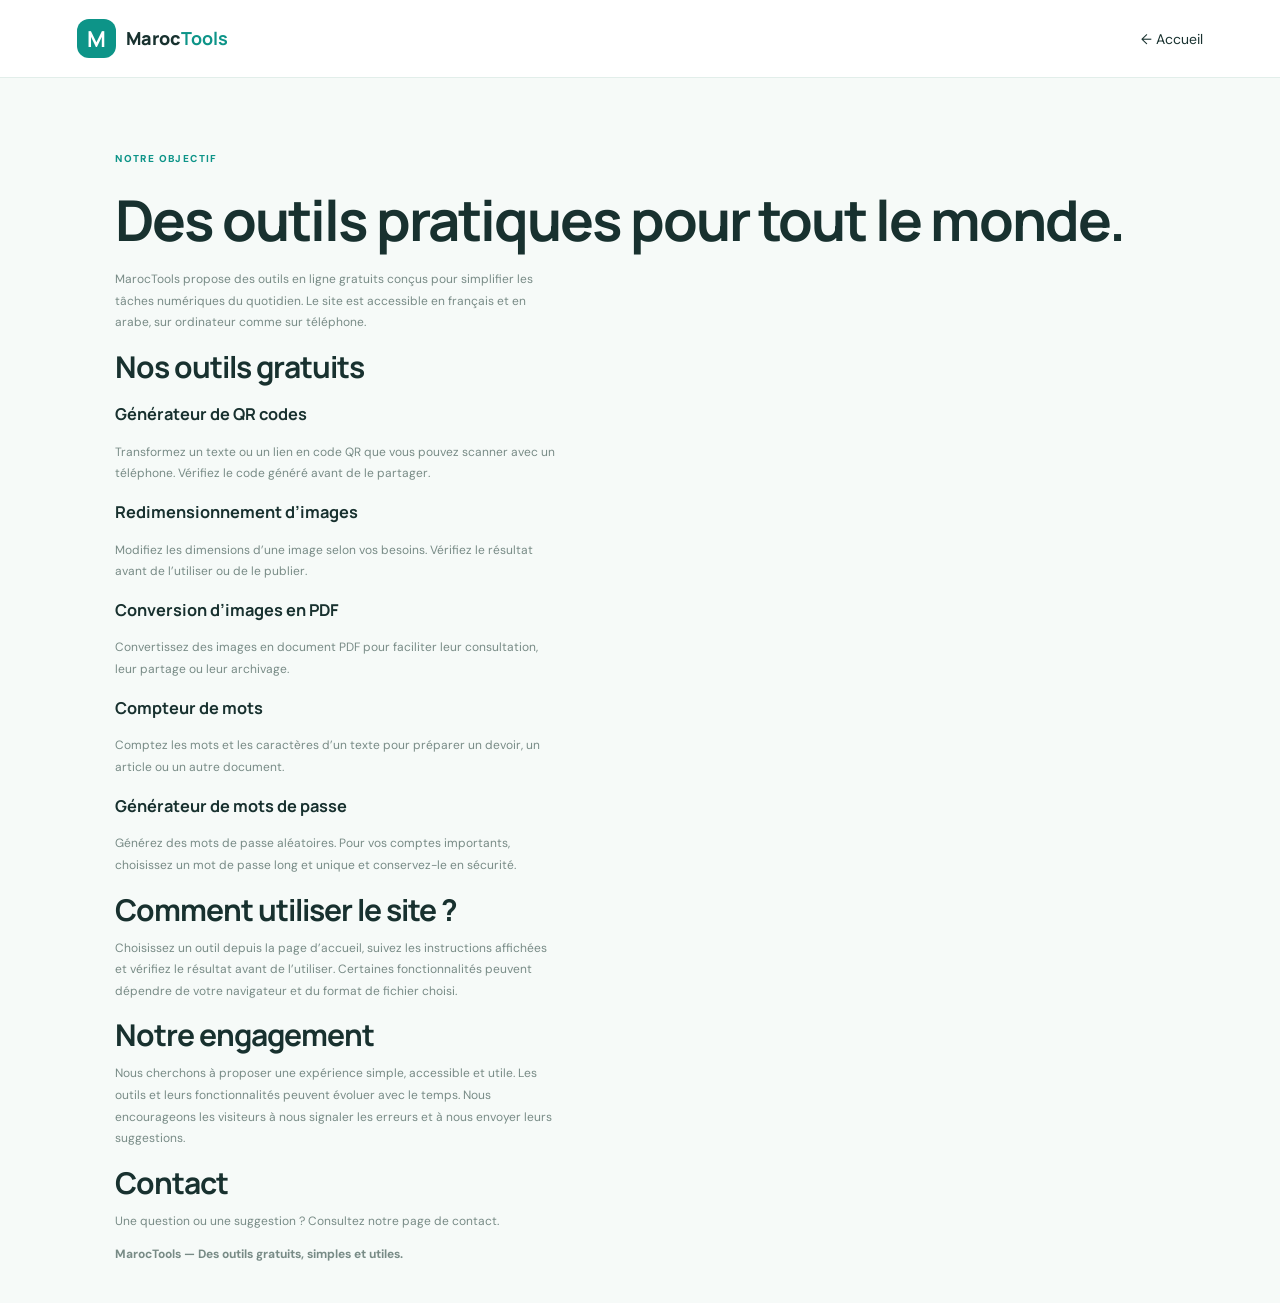
<file: about.html>
<!doctype html>
<html lang="fr">
<head>
  <meta charset="utf-8">
  <meta name="viewport" content="width=device-width, initial-scale=1">
  <meta name="description" content="Découvrez MarocTools, des outils en ligne gratuits pour créer des QR codes, redimensionner des images, convertir des images en PDF et plus encore.">
  <title>À propos — MarocTools</title>
  <link rel="stylesheet" href="style.css">
  
<script async src="https://pagead2.googlesyndication.com/pagead/js/adsbygoogle.js?client=ca-pub-7534461938769820"
     crossorigin="anonymous"></script>

</head>
<body>
  <header>
    <a class="brand" href="index.html">
      <b>M</b>
      <span>Maroc<strong>Tools</strong></span>
    </a>
    <a href="index.html">← Accueil</a>
  </header>

  <main class="section">
    <label>NOTRE OBJECTIF</label>
    <h1>Des outils pratiques pour tout le monde.</h1>

    <p>
      MarocTools propose des outils en ligne gratuits conçus pour simplifier
      les tâches numériques du quotidien. Le site est accessible en français
      et en arabe, sur ordinateur comme sur téléphone.
    </p>

    <h2>Nos outils gratuits</h2>

    <h3>Générateur de QR codes</h3>
    <p>
      Transformez un texte ou un lien en code QR que vous pouvez scanner
      avec un téléphone. Vérifiez le code généré avant de le partager.
    </p>

    <h3>Redimensionnement d’images</h3>
    <p>
      Modifiez les dimensions d’une image selon vos besoins. Vérifiez
      le résultat avant de l’utiliser ou de le publier.
    </p>

    <h3>Conversion d’images en PDF</h3>
    <p>
      Convertissez des images en document PDF pour faciliter leur
      consultation, leur partage ou leur archivage.
    </p>

    <h3>Compteur de mots</h3>
    <p>
      Comptez les mots et les caractères d’un texte pour préparer
      un devoir, un article ou un autre document.
    </p>

    <h3>Générateur de mots de passe</h3>
    <p>
      Générez des mots de passe aléatoires. Pour vos comptes importants,
      choisissez un mot de passe long et unique et conservez-le en sécurité.
    </p>

    <h2>Comment utiliser le site ?</h2>
    <p>
      Choisissez un outil depuis la page d’accueil, suivez les instructions
      affichées et vérifiez le résultat avant de l’utiliser. Certaines
      fonctionnalités peuvent dépendre de votre navigateur et du format
      de fichier choisi.
    </p>

    <h2>Notre engagement</h2>
    <p>
      Nous cherchons à proposer une expérience simple, accessible et utile.
      Les outils et leurs fonctionnalités peuvent évoluer avec le temps.
      Nous encourageons les visiteurs à nous signaler les erreurs et à
      nous envoyer leurs suggestions.
    </p>

    <h2>Contact</h2>
    <p>
      Une question ou une suggestion ? Consultez notre
      <a href="contact.html">page de contact</a>.
    </p>

    <p><strong>MarocTools — Des outils gratuits, simples et utiles.</strong></p>
  </main>
</body>
</html>
</file>
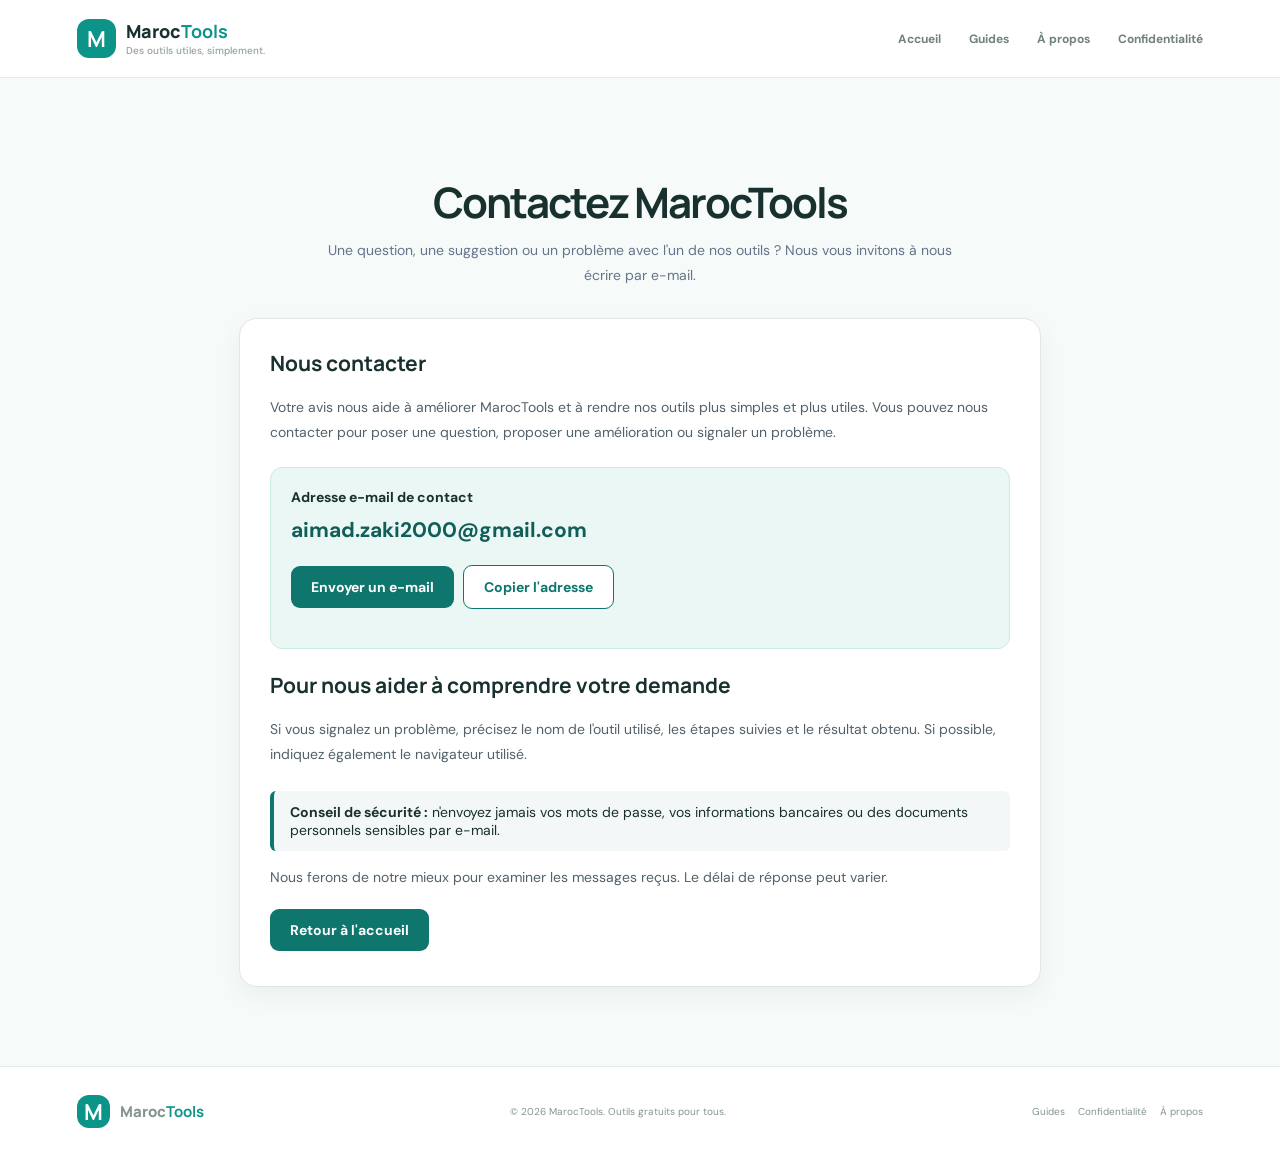
<file: contact.html>
<!doctype html>
<html lang="fr" dir="ltr">
<head>
  <meta charset="utf-8">
  <meta name="viewport" content="width=device-width, initial-scale=1">
  <meta name="description" content="Contactez MarocTools pour vos questions, suggestions et signalements de problèmes concernant nos outils gratuits.">
  <meta name="theme-color" content="#0f766e">
  <title>Contact | MarocTools</title>
  <link rel="stylesheet" href="style.css">
  <style>
    .contact-wrap {
      max-width: 850px;
      margin: 55px auto;
      padding: 24px;
    }

    .contact-hero {
      text-align: center;
      margin-bottom: 30px;
    }

    .contact-hero h1 {
      font-size: clamp(30px, 5vw, 42px);
      margin-bottom: 12px;
    }

    .contact-hero p {
      max-width: 650px;
      margin: auto;
      line-height: 1.8;
      color: #64748b;
    }

    .contact-card {
      background: #fff;
      padding: 30px;
      border: 1px solid #dfe7e9;
      border-radius: 18px;
      box-shadow: 0 8px 25px rgba(15, 23, 42, .05);
    }

    .contact-card h2 {
      margin-top: 0;
    }

    .contact-card p {
      line-height: 1.8;
      color: #52616b;
    }

    .email-box {
      background: #eaf7f5;
      border: 1px solid #ccebe5;
      border-radius: 12px;
      padding: 20px;
      margin: 22px 0;
      overflow-wrap: anywhere;
    }

    .email-address {
      display: block;
      font-size: clamp(17px, 3vw, 21px);
      font-weight: 700;
      margin: 10px 0 16px;
      color: #115e59;
    }

    .contact-button {
      display: inline-block;
      padding: 12px 20px;
      background: #0f766e;
      color: #fff;
      border-radius: 9px;
      text-decoration: none;
      font-weight: 700;
      margin: 5px 5px 5px 0;
    }

    .contact-button:hover {
      background: #115e59;
    }

    .secondary-button {
      background: #fff;
      color: #0f766e;
      border: 1px solid #0f766e;
    }

    .contact-note {
      border-left: 4px solid #0f766e;
      padding: 12px 16px;
      background: #f4f7f8;
      border-radius: 6px;
      margin-top: 24px;
    }

    @media (max-width: 600px) {
      .contact-wrap {
        margin: 30px auto;
        padding: 16px;
      }

      .contact-card {
        padding: 21px;
      }
    }
  </style>
  
<script async src="https://pagead2.googlesyndication.com/pagead/js/adsbygoogle.js?client=ca-pub-7534461938769820"
     crossorigin="anonymous"></script>

</head>

<body>
  <header>
    <a class="brand" href="index.html">
      <b>M</b>
      <span>Maroc<strong>Tools</strong>
        <small>Des outils utiles, simplement.</small>
      </span>
    </a>

    <nav aria-label="Navigation principale">
      <a href="index.html">Accueil</a>
      <a href="guides.html">Guides</a>
      <a href="about.html">À propos</a>
      <a href="privacy.html">Confidentialité</a>
    </nav>
  </header>

  <main class="contact-wrap">
    <section class="contact-hero">
      <h1>Contactez MarocTools</h1>
      <p>
        Une question, une suggestion ou un problème avec l'un de nos outils ?
        Nous vous invitons à nous écrire par e-mail.
      </p>
    </section>

    <section class="contact-card">
      <h2>Nous contacter</h2>
      <p>
        Votre avis nous aide à améliorer MarocTools et à rendre nos outils
        plus simples et plus utiles. Vous pouvez nous contacter pour poser
        une question, proposer une amélioration ou signaler un problème.
      </p>

      <div class="email-box">
        <strong>Adresse e-mail de contact</strong>
        <a class="email-address"
           href="mailto:aimad.zaki2000@gmail.com">
          aimad.zaki2000@gmail.com
        </a>

        <a class="contact-button"
           href="mailto:aimad.zaki2000@gmail.com?subject=Contact%20MarocTools">
          Envoyer un e-mail
        </a>

        <button class="contact-button secondary-button"
                type="button"
                id="copyEmail">
          Copier l'adresse
        </button>
        <p id="copyStatus" role="status" aria-live="polite"></p>
      </div>

      <h2>Pour nous aider à comprendre votre demande</h2>
      <p>
        Si vous signalez un problème, précisez le nom de l'outil utilisé,
        les étapes suivies et le résultat obtenu. Si possible, indiquez
        également le navigateur utilisé.
      </p>

      <div class="contact-note">
        <strong>Conseil de sécurité :</strong>
        n'envoyez jamais vos mots de passe, vos informations bancaires
        ou des documents personnels sensibles par e-mail.
      </div>

      <p>
        Nous ferons de notre mieux pour examiner les messages reçus.
        Le délai de réponse peut varier.
      </p>

      <a class="contact-button" href="index.html">
        Retour à l'accueil
      </a>
    </section>
  </main>

  <footer class="bottom">
    <a class="brand" href="index.html">
      <b>M</b><span>Maroc<strong>Tools</strong></span>
    </a>
    <span>© 2026 MarocTools. Outils gratuits pour tous.</span>
    <span>
      <a href="guides.html">Guides</a>　
      <a href="privacy.html">Confidentialité</a>　
      <a href="about.html">À propos</a>
    </span>
  </footer>

  <script>
    const copyButton = document.getElementById("copyEmail");
    const copyStatus = document.getElementById("copyStatus");
    const emailAddress = "aimad.zaki2000@gmail.com";

    copyButton.addEventListener("click", async function () {
      try {
        await navigator.clipboard.writeText(emailAddress);
        copyStatus.textContent = "Adresse e-mail copiée.";
      } catch (error) {
        copyStatus.textContent =
          "La copie automatique n'est pas disponible. Sélectionnez l'adresse et copiez-la manuellement.";
      }
    });
  </script>
</body>
</html>
</file>
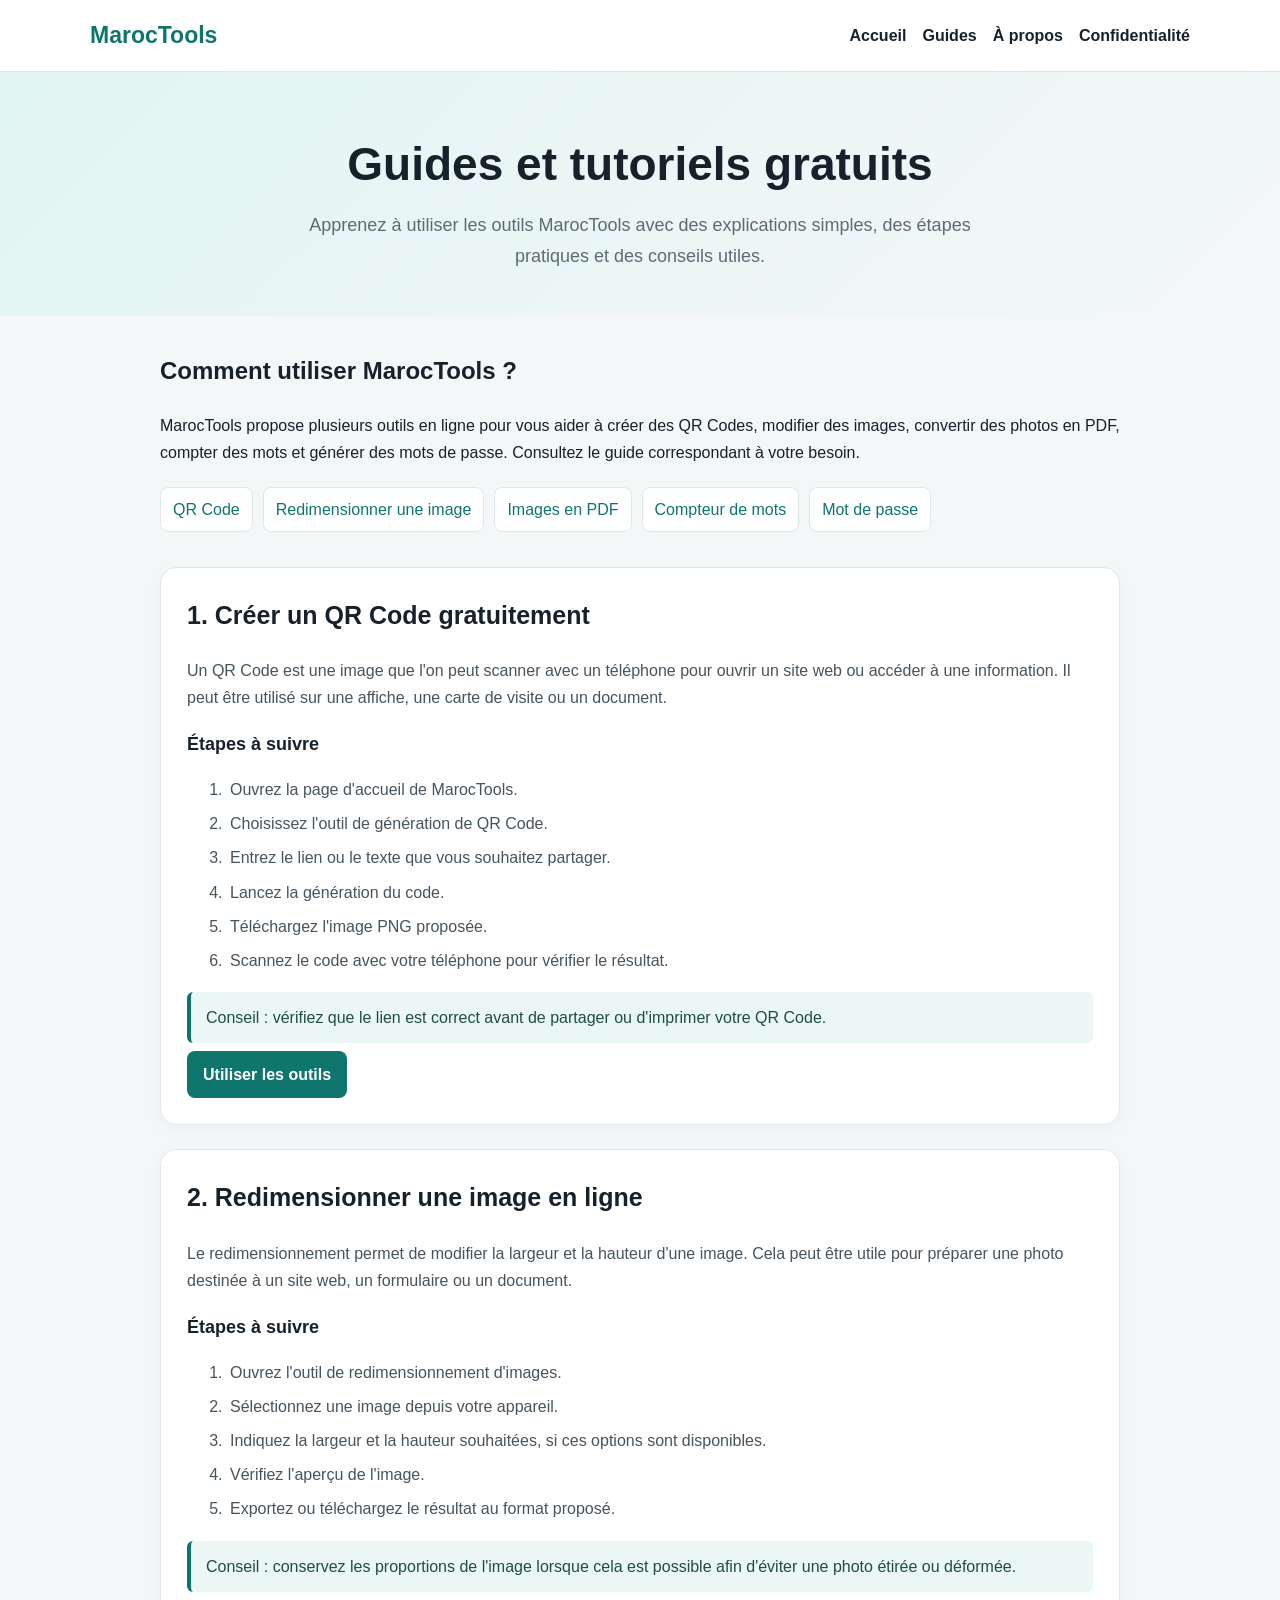
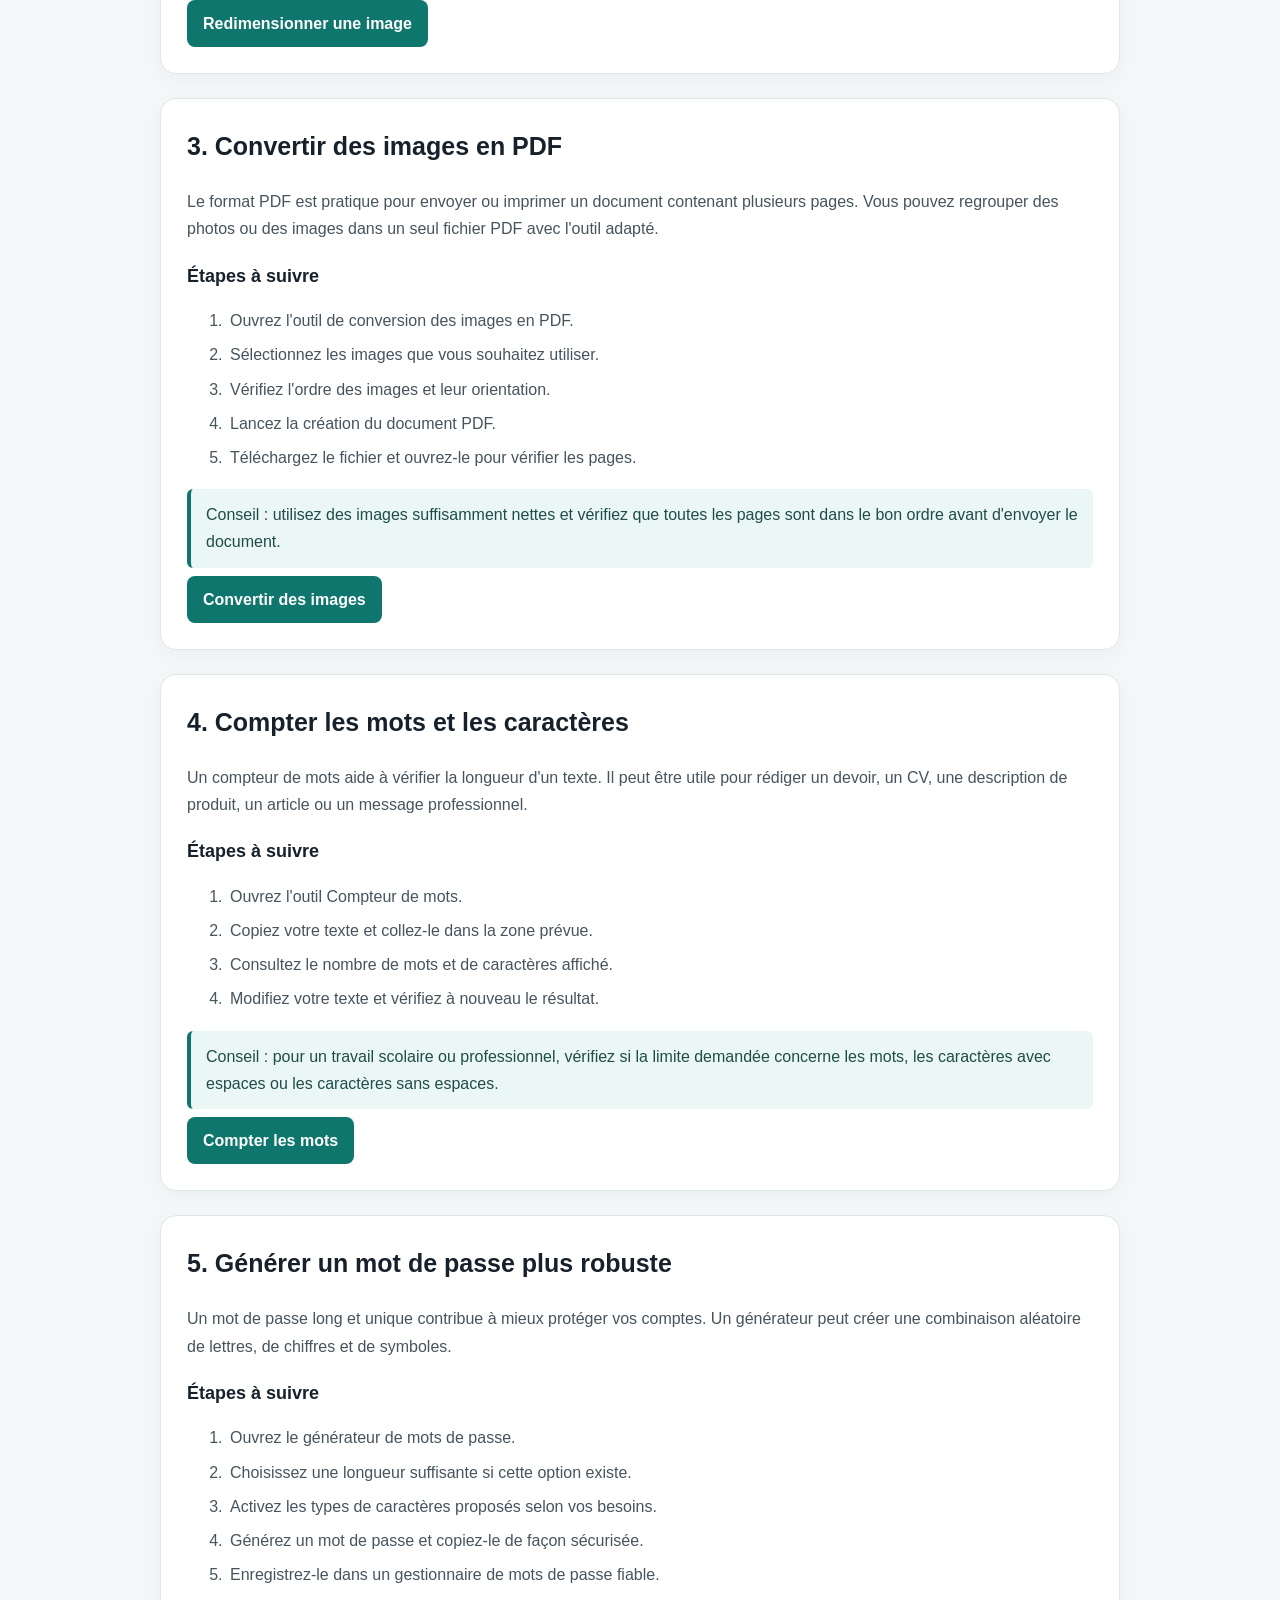
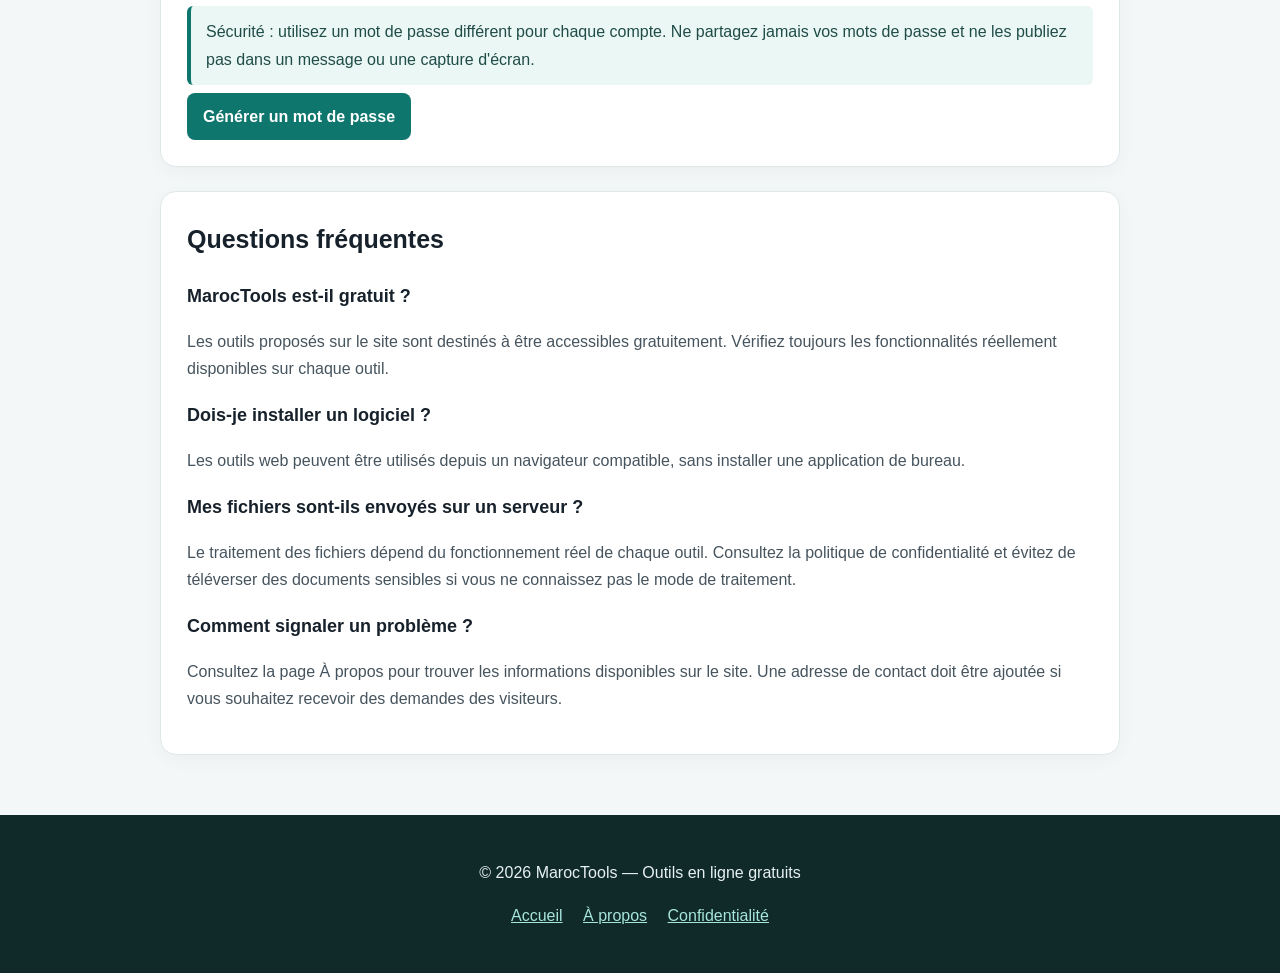
<file: guides.html>
<!DOCTYPE html>
<html lang="fr">
<head>
  <meta charset="UTF-8">
  <meta name="viewport" content="width=device-width, initial-scale=1.0">
  <meta name="description" content="Découvrez comment utiliser gratuitement les outils MarocTools : QR Code, redimensionnement d'images, conversion PDF, compteur de mots et générateur de mots de passe.">
  <meta name="theme-color" content="#0f766e">
  <title>Guides et tutoriels gratuits | MarocTools</title>
  <style>
    :root {
      --primary: #0f766e;
      --primary-dark: #115e59;
      --bg: #f4f7f8;
      --card: #ffffff;
      --text: #17212b;
      --muted: #5e6b75;
      --border: #dfe7e9;
    }

    * {
      box-sizing: border-box;
    }

    html {
      scroll-behavior: smooth;
    }

    body {
      margin: 0;
      font-family: Arial, Helvetica, sans-serif;
      background: var(--bg);
      color: var(--text);
      line-height: 1.7;
    }

    a {
      color: var(--primary);
    }

    header {
      background: #ffffff;
      border-bottom: 1px solid var(--border);
      padding: 16px 20px;
    }

    .nav {
      max-width: 1100px;
      margin: auto;
      display: flex;
      align-items: center;
      justify-content: space-between;
      gap: 16px;
      flex-wrap: wrap;
    }

    .logo {
      color: var(--primary);
      font-size: 23px;
      font-weight: 800;
      text-decoration: none;
    }

    nav {
      display: flex;
      flex-wrap: wrap;
      gap: 16px;
    }

    nav a {
      text-decoration: none;
      font-weight: 600;
      color: var(--text);
    }

    nav a:hover {
      color: var(--primary);
    }

    .hero {
      padding: 65px 20px 45px;
      text-align: center;
      background: linear-gradient(135deg, #e1f5f2, #f4f7f8);
    }

    .hero h1 {
      font-size: clamp(30px, 5vw, 46px);
      line-height: 1.2;
      margin: 0 0 18px;
    }

    .hero p {
      max-width: 720px;
      margin: auto;
      color: var(--muted);
      font-size: 18px;
    }

    .container {
      max-width: 1000px;
      margin: 35px auto 60px;
      padding: 0 20px;
    }

    .intro {
      margin-bottom: 30px;
    }

    .guide {
      background: var(--card);
      border: 1px solid var(--border);
      border-radius: 16px;
      padding: 26px;
      margin-bottom: 24px;
      box-shadow: 0 5px 18px rgba(15, 23, 42, 0.035);
      scroll-margin-top: 20px;
    }

    .guide h2 {
      margin-top: 0;
      font-size: 25px;
    }

    .guide h3 {
      margin-bottom: 6px;
      font-size: 18px;
    }

    .guide p,
    .guide li {
      color: #46545e;
    }

    .guide li {
      margin-bottom: 7px;
      padding-left: 3px;
    }

    .tip {
      background: #eaf7f5;
      border-left: 4px solid var(--primary);
      border-radius: 6px;
      padding: 12px 15px;
      margin-top: 18px;
      color: #204c48;
    }

    .button {
      display: inline-block;
      margin-top: 8px;
      padding: 10px 16px;
      border-radius: 8px;
      background: var(--primary);
      color: white;
      text-decoration: none;
      font-weight: 700;
    }

    .button:hover {
      background: var(--primary-dark);
    }

    .contents {
      display: flex;
      flex-wrap: wrap;
      gap: 10px;
      margin: 20px 0 35px;
    }

    .contents a {
      padding: 8px 12px;
      background: white;
      border: 1px solid var(--border);
      border-radius: 8px;
      text-decoration: none;
    }

    footer {
      background: #102a2a;
      color: #e7f1f0;
      padding: 28px 20px;
      text-align: center;
    }

    footer a {
      color: #a7e5dc;
      margin: 0 8px;
    }

    @media (max-width: 600px) {
      .hero {
        padding-top: 45px;
      }

      .guide {
        padding: 19px;
      }

      nav {
        gap: 10px;
      }
    }
  </style>
  
<script async src="https://pagead2.googlesyndication.com/pagead/js/adsbygoogle.js?client=ca-pub-7534461938769820"
     crossorigin="anonymous"></script>

</head>

<body>
  <header>
    <div class="nav">
      <a class="logo" href="./index.html">MarocTools</a>
      <nav aria-label="Navigation principale">
        <a href="./index.html">Accueil</a>
        <a href="#guides">Guides</a>
        <a href="./about.html">À propos</a>
        <a href="./privacy.html">Confidentialité</a>
      </nav>
    </div>
  </header>

  <section class="hero">
    <h1>Guides et tutoriels gratuits</h1>
    <p>
      Apprenez à utiliser les outils MarocTools avec des explications
      simples, des étapes pratiques et des conseils utiles.
    </p>
  </section>

  <main class="container" id="guides">
    <section class="intro">
      <h2>Comment utiliser MarocTools ?</h2>
      <p>
        MarocTools propose plusieurs outils en ligne pour vous aider
        à créer des QR Codes, modifier des images, convertir des photos
        en PDF, compter des mots et générer des mots de passe.
        Consultez le guide correspondant à votre besoin.
      </p>

      <div class="contents" aria-label="Sommaire des guides">
        <a href="#qr-code">QR Code</a>
        <a href="#image-resizer">Redimensionner une image</a>
        <a href="#images-pdf">Images en PDF</a>
        <a href="#word-counter">Compteur de mots</a>
        <a href="#password">Mot de passe</a>
      </div>
    </section>

    <article class="guide" id="qr-code">
      <h2>1. Créer un QR Code gratuitement</h2>
      <p>
        Un QR Code est une image que l'on peut scanner avec un téléphone
        pour ouvrir un site web ou accéder à une information.
        Il peut être utilisé sur une affiche, une carte de visite
        ou un document.
      </p>

      <h3>Étapes à suivre</h3>
      <ol>
        <li>Ouvrez la page d'accueil de MarocTools.</li>
        <li>Choisissez l'outil de génération de QR Code.</li>
        <li>Entrez le lien ou le texte que vous souhaitez partager.</li>
        <li>Lancez la génération du code.</li>
        <li>Téléchargez l'image PNG proposée.</li>
        <li>Scannez le code avec votre téléphone pour vérifier le résultat.</li>
      </ol>

      <div class="tip">
        Conseil : vérifiez que le lien est correct avant de partager
        ou d'imprimer votre QR Code.
      </div>
      <a class="button" href="./index.html#outil">Utiliser les outils</a>
    </article>

    <article class="guide" id="image-resizer">
      <h2>2. Redimensionner une image en ligne</h2>
      <p>
        Le redimensionnement permet de modifier la largeur et la hauteur
        d'une image. Cela peut être utile pour préparer une photo destinée
        à un site web, un formulaire ou un document.
      </p>

      <h3>Étapes à suivre</h3>
      <ol>
        <li>Ouvrez l'outil de redimensionnement d'images.</li>
        <li>Sélectionnez une image depuis votre appareil.</li>
        <li>Indiquez la largeur et la hauteur souhaitées, si ces options sont disponibles.</li>
        <li>Vérifiez l'aperçu de l'image.</li>
        <li>Exportez ou téléchargez le résultat au format proposé.</li>
      </ol>

      <div class="tip">
        Conseil : conservez les proportions de l'image lorsque cela est
        possible afin d'éviter une photo étirée ou déformée.
      </div>
      <a class="button" href="./index.html#outil">Redimensionner une image</a>
    </article>

    <article class="guide" id="images-pdf">
      <h2>3. Convertir des images en PDF</h2>
      <p>
        Le format PDF est pratique pour envoyer ou imprimer un document
        contenant plusieurs pages. Vous pouvez regrouper des photos
        ou des images dans un seul fichier PDF avec l'outil adapté.
      </p>

      <h3>Étapes à suivre</h3>
      <ol>
        <li>Ouvrez l'outil de conversion des images en PDF.</li>
        <li>Sélectionnez les images que vous souhaitez utiliser.</li>
        <li>Vérifiez l'ordre des images et leur orientation.</li>
        <li>Lancez la création du document PDF.</li>
        <li>Téléchargez le fichier et ouvrez-le pour vérifier les pages.</li>
      </ol>

      <div class="tip">
        Conseil : utilisez des images suffisamment nettes et vérifiez
        que toutes les pages sont dans le bon ordre avant d'envoyer
        le document.
      </div>
      <a class="button" href="./index.html#outil">Convertir des images</a>
    </article>

    <article class="guide" id="word-counter">
      <h2>4. Compter les mots et les caractères</h2>
      <p>
        Un compteur de mots aide à vérifier la longueur d'un texte.
        Il peut être utile pour rédiger un devoir, un CV, une description
        de produit, un article ou un message professionnel.
      </p>

      <h3>Étapes à suivre</h3>
      <ol>
        <li>Ouvrez l'outil Compteur de mots.</li>
        <li>Copiez votre texte et collez-le dans la zone prévue.</li>
        <li>Consultez le nombre de mots et de caractères affiché.</li>
        <li>Modifiez votre texte et vérifiez à nouveau le résultat.</li>
      </ol>

      <div class="tip">
        Conseil : pour un travail scolaire ou professionnel, vérifiez
        si la limite demandée concerne les mots, les caractères avec
        espaces ou les caractères sans espaces.
      </div>
      <a class="button" href="./index.html#outil">Compter les mots</a>
    </article>

    <article class="guide" id="password">
      <h2>5. Générer un mot de passe plus robuste</h2>
      <p>
        Un mot de passe long et unique contribue à mieux protéger
        vos comptes. Un générateur peut créer une combinaison aléatoire
        de lettres, de chiffres et de symboles.
      </p>

      <h3>Étapes à suivre</h3>
      <ol>
        <li>Ouvrez le générateur de mots de passe.</li>
        <li>Choisissez une longueur suffisante si cette option existe.</li>
        <li>Activez les types de caractères proposés selon vos besoins.</li>
        <li>Générez un mot de passe et copiez-le de façon sécurisée.</li>
        <li>Enregistrez-le dans un gestionnaire de mots de passe fiable.</li>
      </ol>

      <div class="tip">
        Sécurité : utilisez un mot de passe différent pour chaque compte.
        Ne partagez jamais vos mots de passe et ne les publiez pas dans
        un message ou une capture d'écran.
      </div>
      <a class="button" href="./index.html#outil">Générer un mot de passe</a>
    </article>

    <section class="guide">
      <h2>Questions fréquentes</h2>

      <h3>MarocTools est-il gratuit ?</h3>
      <p>
        Les outils proposés sur le site sont destinés à être accessibles
        gratuitement. Vérifiez toujours les fonctionnalités réellement
        disponibles sur chaque outil.
      </p>

      <h3>Dois-je installer un logiciel ?</h3>
      <p>
        Les outils web peuvent être utilisés depuis un navigateur
        compatible, sans installer une application de bureau.
      </p>

      <h3>Mes fichiers sont-ils envoyés sur un serveur ?</h3>
      <p>
        Le traitement des fichiers dépend du fonctionnement réel de chaque
        outil. Consultez la politique de confidentialité et évitez de
        téléverser des documents sensibles si vous ne connaissez pas
        le mode de traitement.
      </p>

      <h3>Comment signaler un problème ?</h3>
      <p>
        Consultez la page À propos pour trouver les informations
        disponibles sur le site. Une adresse de contact doit être ajoutée
        si vous souhaitez recevoir des demandes des visiteurs.
      </p>
    </section>
  </main>

  <footer>
    <p>© <span id="year"></span> MarocTools — Outils en ligne gratuits</p>
    <p>
      <a href="./index.html">Accueil</a>
      <a href="./about.html">À propos</a>
      <a href="./privacy.html">Confidentialité</a>
    </p>
  </footer>

  <script>
    document.getElementById("year").textContent =
      new Date().getFullYear();
  </script>
</body>
</html>
</file>
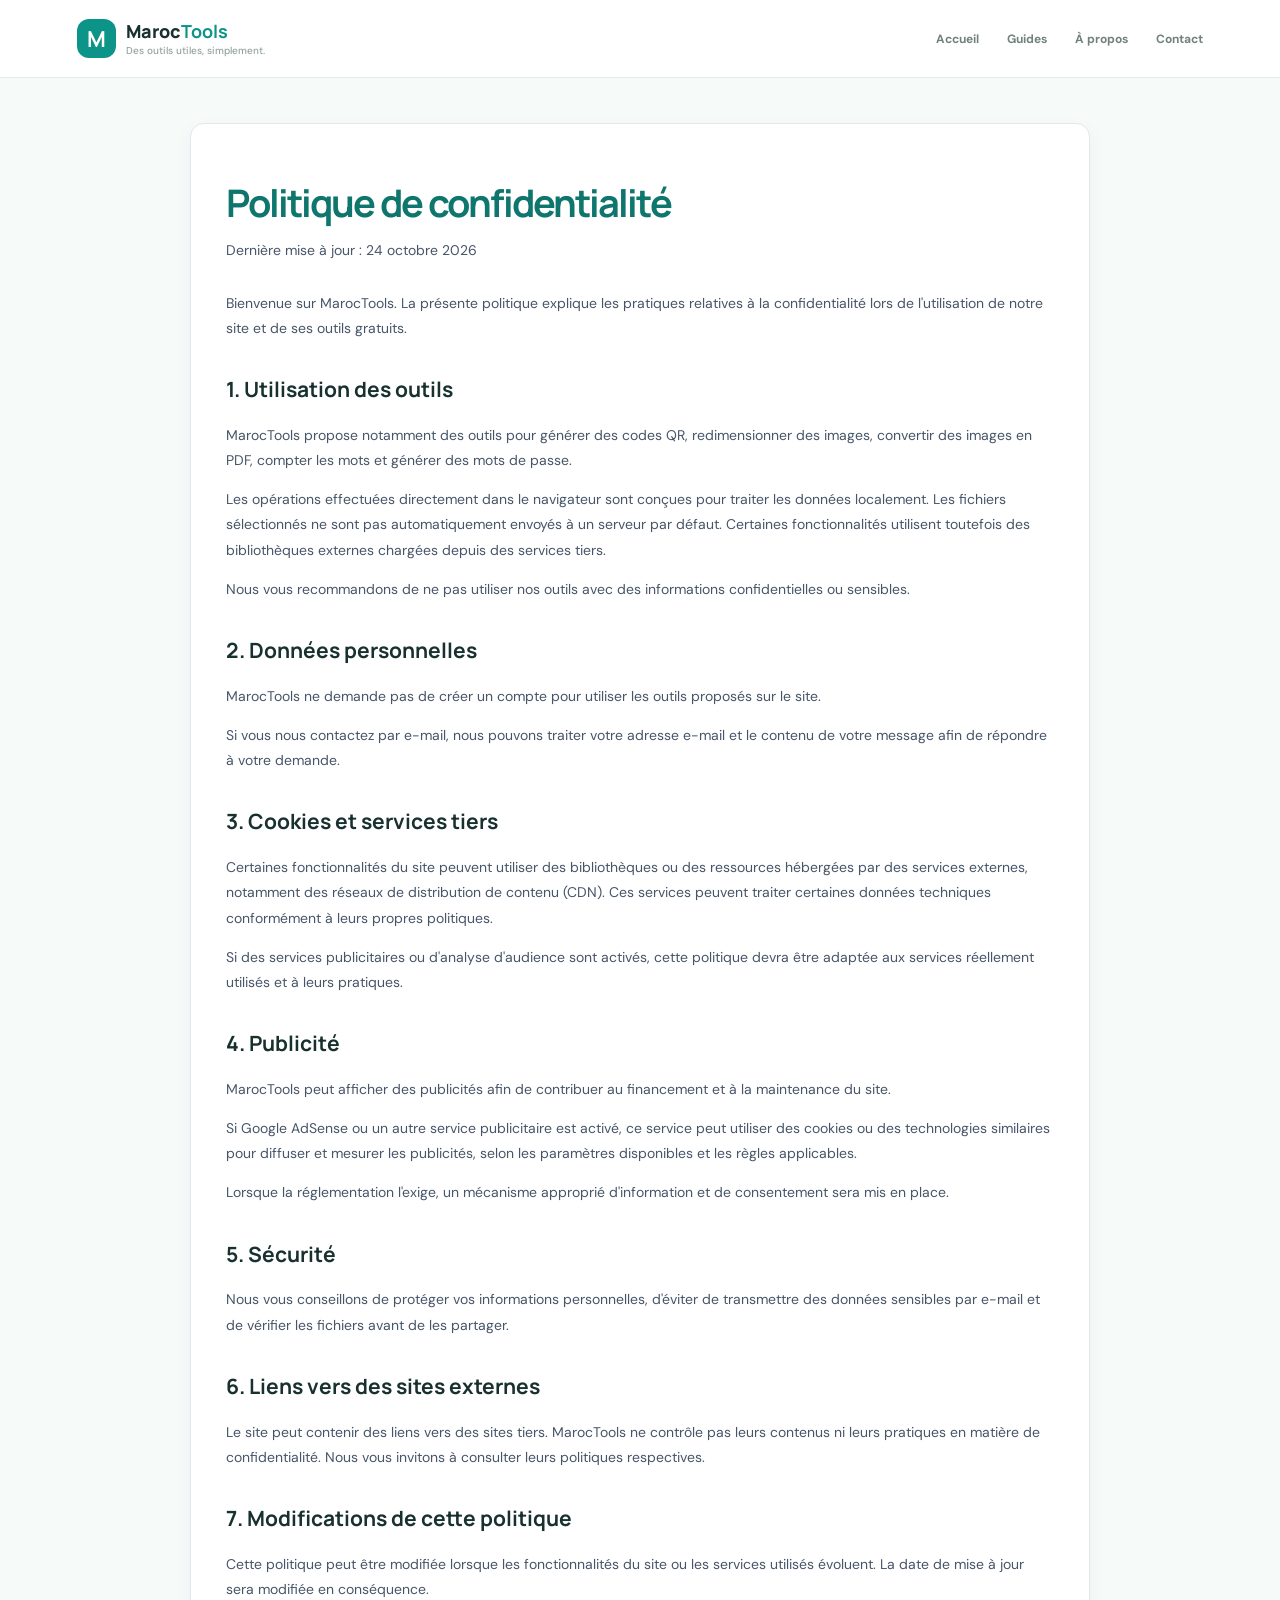
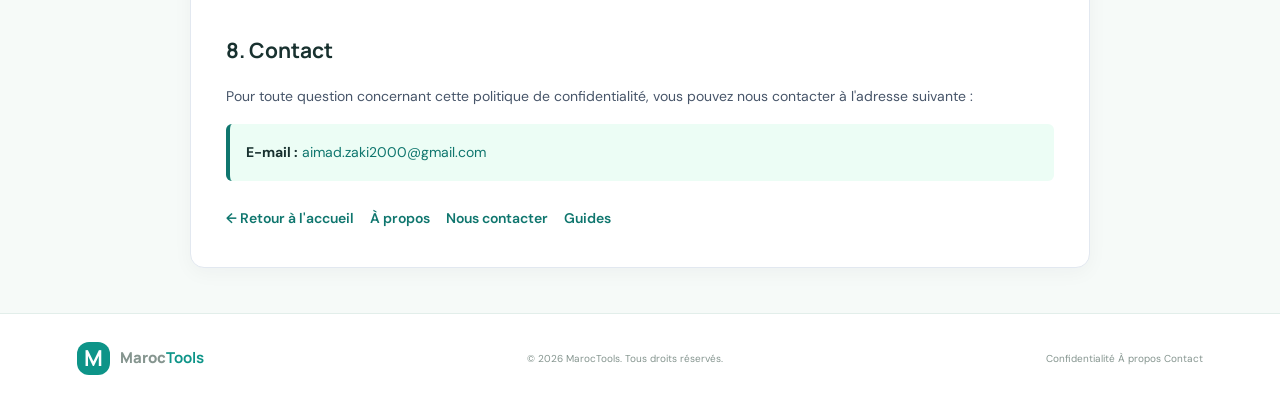
<file: privacy.html>
<!DOCTYPE html>
<html lang="fr">
<head>
  <meta charset="UTF-8">
  <meta name="viewport" content="width=device-width, initial-scale=1.0">

  <title>Politique de confidentialité | MarocTools</title>

  <meta name="description" content="Consultez la politique de confidentialité de MarocTools et découvrez comment les données sont traitées lors de l'utilisation de nos outils gratuits.">

  <meta name="robots" content="index, follow">
  <meta name="theme-color" content="#0f766e">

  <link rel="stylesheet" href="style.css">

  <style>
    .privacy-container {
      width: min(900px, 92%);
      margin: 45px auto;
      line-height: 1.8;
    }

    .privacy-container h1 {
      color: #0f766e;
      font-size: clamp(28px, 5vw, 38px);
      margin-bottom: 10px;
    }

    .privacy-container h2 {
      font-size: 21px;
      margin-top: 30px;
      margin-bottom: 10px;
    }

    .privacy-container p,
    .privacy-container li {
      color: #475569;
    }

    .privacy-container a {
      color: #0f766e;
      overflow-wrap: anywhere;
    }

    .privacy-date {
      font-size: 14px;
      color: #64748b;
      margin-bottom: 28px;
    }

    .privacy-card {
      background: #fff;
      border: 1px solid #e2e8f0;
      border-radius: 14px;
      padding: clamp(20px, 4vw, 35px);
      box-shadow: 0 5px 20px rgba(15, 23, 42, 0.04);
    }

    .privacy-contact {
      background: #ecfdf5;
      border-left: 4px solid #0f766e;
      padding: 16px;
      border-radius: 6px;
      margin-top: 15px;
    }

    .privacy-nav {
      display: flex;
      flex-wrap: wrap;
      gap: 16px;
      margin-top: 25px;
    }

    .privacy-nav a {
      text-decoration: none;
      font-weight: 600;
    }
  </style>
  
<script async src="https://pagead2.googlesyndication.com/pagead/js/adsbygoogle.js?client=ca-pub-7534461938769820"
     crossorigin="anonymous"></script>

</head>

<body>

  <header>
    <a class="brand" href="index.html" aria-label="MarocTools - Accueil">
      <b>M</b>
      <span>
        Maroc<strong>Tools</strong>
        <small>Des outils utiles, simplement.</small>
      </span>
    </a>

    <nav aria-label="Navigation principale">
      <a href="index.html">Accueil</a>
      <a href="guides.html">Guides</a>
      <a href="about.html">À propos</a>
      <a href="contact.html">Contact</a>
    </nav>
  </header>

  <main class="privacy-container">
    <article class="privacy-card">

      <h1>Politique de confidentialité</h1>

      <p class="privacy-date">
        Dernière mise à jour : 24 octobre 2026
      </p>

      <p>
        Bienvenue sur MarocTools. La présente politique explique les
        pratiques relatives à la confidentialité lors de l'utilisation
        de notre site et de ses outils gratuits.
      </p>

      <h2>1. Utilisation des outils</h2>

      <p>
        MarocTools propose notamment des outils pour générer des codes QR,
        redimensionner des images, convertir des images en PDF, compter
        les mots et générer des mots de passe.
      </p>

      <p>
        Les opérations effectuées directement dans le navigateur sont
        conçues pour traiter les données localement. Les fichiers
        sélectionnés ne sont pas automatiquement envoyés à un serveur
        par défaut. Certaines fonctionnalités utilisent toutefois des
        bibliothèques externes chargées depuis des services tiers.
      </p>

      <p>
        Nous vous recommandons de ne pas utiliser nos outils avec des
        informations confidentielles ou sensibles.
      </p>

      <h2>2. Données personnelles</h2>

      <p>
        MarocTools ne demande pas de créer un compte pour utiliser
        les outils proposés sur le site.
      </p>

      <p>
        Si vous nous contactez par e-mail, nous pouvons traiter votre
        adresse e-mail et le contenu de votre message afin de répondre
        à votre demande.
      </p>

      <h2>3. Cookies et services tiers</h2>

      <p>
        Certaines fonctionnalités du site peuvent utiliser des
        bibliothèques ou des ressources hébergées par des services
        externes, notamment des réseaux de distribution de contenu (CDN).
        Ces services peuvent traiter certaines données techniques
        conformément à leurs propres politiques.
      </p>

      <p>
        Si des services publicitaires ou d'analyse d'audience sont
        activés, cette politique devra être adaptée aux services
        réellement utilisés et à leurs pratiques.
      </p>

      <h2>4. Publicité</h2>

      <p>
        MarocTools peut afficher des publicités afin de contribuer
        au financement et à la maintenance du site.
      </p>

      <p>
        Si Google AdSense ou un autre service publicitaire est activé,
        ce service peut utiliser des cookies ou des technologies
        similaires pour diffuser et mesurer les publicités, selon les
        paramètres disponibles et les règles applicables.
      </p>

      <p>
        Lorsque la réglementation l'exige, un mécanisme approprié
        d'information et de consentement sera mis en place.
      </p>

      <h2>5. Sécurité</h2>

      <p>
        Nous vous conseillons de protéger vos informations personnelles,
        d'éviter de transmettre des données sensibles par e-mail et
        de vérifier les fichiers avant de les partager.
      </p>

      <h2>6. Liens vers des sites externes</h2>

      <p>
        Le site peut contenir des liens vers des sites tiers. MarocTools
        ne contrôle pas leurs contenus ni leurs pratiques en matière de
        confidentialité. Nous vous invitons à consulter leurs politiques
        respectives.
      </p>

      <h2>7. Modifications de cette politique</h2>

      <p>
        Cette politique peut être modifiée lorsque les fonctionnalités
        du site ou les services utilisés évoluent. La date de mise à jour
        sera modifiée en conséquence.
      </p>

      <h2>8. Contact</h2>

      <p>
        Pour toute question concernant cette politique de confidentialité,
        vous pouvez nous contacter à l'adresse suivante :
      </p>

      <div class="privacy-contact">
        <strong>E-mail :</strong>
        <a href="mailto:aimad.zaki2000@gmail.com">
          aimad.zaki2000@gmail.com
        </a>
      </div>

      <div class="privacy-nav">
        <a href="index.html">← Retour à l'accueil</a>
        <a href="about.html">À propos</a>
        <a href="contact.html">Nous contacter</a>
        <a href="guides.html">Guides</a>
      </div>

    </article>
  </main>

  <footer class="bottom">
    <a class="brand" href="index.html">
      <b>M</b>
      <span>Maroc<strong>Tools</strong></span>
    </a>

    <span>© 2026 MarocTools. Tous droits réservés.</span>

    <span>
      <a href="privacy.html">Confidentialité</a>
      <a href="about.html">À propos</a>
      <a href="contact.html">Contact</a>
    </span>
  </footer>

</body>
</html>
</file>
<file: style.css>
@import url('https://fonts.googleapis.com/css2?family=DM+Sans:wght@400;500;600;700&family=Manrope:wght@500;600;700;800&family=Noto+Sans+Arabic:wght@400;600;700&display=swap');
:root{--ink:#18312f;--muted:#788b86;--green:#0d9488;--line:#e2eeea;--bg:#f6faf8}*{box-sizing:border-box}html{scroll-behavior:smooth;scroll-padding-top:85px}body{margin:0;background:var(--bg);color:var(--ink);font:14px 'DM Sans',sans-serif}a{color:inherit;text-decoration:none}button,input,textarea{font:inherit}button{cursor:pointer}header{height:78px;background:#ffffffed;border-bottom:1px solid var(--line);display:flex;align-items:center;justify-content:space-between;padding:0 6vw;position:sticky;top:0;z-index:4;backdrop-filter:blur(12px)}.brand{display:flex;align-items:center;gap:10px;font:800 18px Manrope}.brand>b,.monogram{width:39px;height:39px;border-radius:12px;background:var(--green);color:white;display:grid;place-items:center;font-size:22px}.brand strong{color:var(--green)}.brand small{display:block;font:500 10px 'DM Sans';color:#93a29d}.brand span{line-height:1.3}nav{display:flex;gap:28px;color:#71827d;font-size:12px;font-weight:700}header button{background:white;border:1px solid var(--line);padding:9px 13px;border-radius:9px;font-weight:700;color:var(--ink)}.hero{padding:70px 9vw 55px;min-height:490px;background:linear-gradient(110deg,#f2fbf7,#e8f5ef);display:grid;grid-template-columns:1fr 1fr;align-items:center;gap:35px;overflow:hidden}.hero label,.section>label,.about label{font-size:10px;letter-spacing:1.4px;font-weight:800;color:var(--green)}h1,h2,h3{font-family:Manrope,sans-serif}h1{font-size:clamp(38px,4.4vw,58px);line-height:1.12;letter-spacing:-2px;margin:22px 0 18px}em{color:var(--green);font-style:normal}.hero p,.section>p{color:var(--muted);line-height:1.8;max-width:440px}.cta{display:inline-block;background:var(--green);color:white;padding:14px 18px;border-radius:10px;margin-top:13px;font-weight:700;font-size:12px}.proof{font-size:10px;color:#83958f;margin-top:24px}.hero-art{height:300px;position:relative;display:grid;place-items:center}.art-card{width:300px;background:white;border:1px solid var(--line);border-radius:20px;padding:16px;box-shadow:0 25px 65px #174f4119;transform:rotate(2deg)}.dots{font-size:8px;color:#c1d2cc;border-bottom:1px solid #edf3f0;padding-bottom:13px}.dots span{float:right;letter-spacing:1px}.tiles{display:grid;grid-template-columns:1fr 1fr;gap:10px;padding:20px 5px}.tiles div{height:80px;border-radius:12px;background:#e0f8ef;color:#0d9488;display:grid;place-items:center;font-size:26px}.tiles div:nth-child(2){background:#f0eaff;color:#8566d2}.tiles div:nth-child(3){background:#fff0e2;color:#d98944}.tiles div:nth-child(4){background:#e4f2ff;color:#428cc6}.tiles small{font-size:8px;font-weight:800;letter-spacing:1px}.art-card footer{border-top:1px solid #edf3f0;padding:12px 3px 0;font-size:10px;color:#81938c}.art-card footer b{float:right;color:var(--green);font-size:8px}.bubble{position:absolute;right:0;top:30px;background:white;border:1px solid var(--line);box-shadow:0 8px 20px #174f4111;border-radius:10px;padding:11px;font-size:11px;font-weight:700;color:var(--green)}.bubble.second{right:auto;left:0;top:auto;bottom:25px;color:#6f827b}.ad{max-width:970px;min-height:95px;margin:27px auto 0;border:1px dashed #c9dcd4;border-radius:12px;background:#fcfefd;display:flex;flex-direction:column;align-items:center;justify-content:center;color:#92a39d}.ad b{font-size:8px;letter-spacing:1.5px}.ad p{margin:5px;font-size:12px}.ad small{font-size:9px}.section{padding:70px 9vw 25px}.section h2,.about h2{font-size:30px;letter-spacing:-1px;margin:12px 0 8px}.section>p{margin-top:0;font-size:12px}.grid{display:grid;grid-template-columns:repeat(3,1fr);gap:15px;margin-top:27px}.grid article{background:white;border:1px solid var(--line);border-radius:16px;padding:22px;min-height:200px;transition:.2s}.grid article:hover{transform:translateY(-4px);box-shadow:0 15px 40px #174f4110;border-color:#bde4d8}.grid i{font-style:normal;display:grid;place-items:center;width:44px;height:44px;border-radius:13px;background:#e0f8ef;color:var(--green);font-size:23px}.grid i.purple{background:#f0eaff;color:#8566d2}.grid i.orange{background:#fff0e2;color:#d98944}.grid i.blue{background:#e4f2ff;color:#428cc6}.grid i.pink{background:#ffe9f1;color:#d35f91}.grid h3{font-size:15px;margin:16px 0 7px}.grid p{font-size:11px;line-height:1.7;color:#82938d;min-height:39px}.grid button{border:0;background:none;color:var(--green);font-size:11px;font-weight:800;padding:8px 0}.workspace{padding-top:45px}.workspace #panel{background:white;border:1px solid var(--line);border-radius:17px;padding:25px;margin-top:20px;min-height:210px}.empty{min-height:160px;display:grid;place-content:center;text-align:center;color:var(--green);font-size:27px}.empty h3{color:var(--ink);font-size:16px;margin:8px 0 0}.empty p{color:var(--muted);font-size:12px;margin:4px}.form{max-width:700px;margin:auto}.form h3{font-size:20px;margin:0 0 7px}.form p{font-size:12px;color:var(--muted)}.form label{display:block;font-size:12px;font-weight:700;margin:14px 0 7px}.form input:not([type=checkbox]):not([type=range]),.form textarea{width:100%;padding:12px;border:1px solid #dce8e3;border-radius:9px;background:#fbfdfc;color:var(--ink)}.form textarea{min-height:130px}.action{border:0;background:var(--green);color:white;border-radius:9px;padding:11px 15px;font-weight:700;font-size:12px;margin-top:13px}.out{background:#f5faf8;border:1px solid var(--line);border-radius:11px;padding:15px;margin-top:16px}.out:empty{display:none}.qr{display:flex;align-items:center;flex-direction:column;gap:10px}.checks{display:flex;gap:15px;flex-wrap:wrap;margin-top:12px;font-size:12px}.stats{display:flex;gap:12px;margin-top:15px}.stats b{flex:1;background:#fff;border:1px solid var(--line);padding:12px;border-radius:9px;font:800 22px Manrope;color:var(--green)}.stats small{display:block;font:10px 'DM Sans';color:#83938d}.pass{font:16px monospace;overflow-wrap:anywhere;background:white;padding:13px;border:1px solid var(--line);border-radius:8px}.about{margin:65px 9vw;background:#e8f6ef;border:1px solid #d8ede3;border-radius:18px;padding:30px;display:grid;grid-template-columns:auto 1fr auto;align-items:center;gap:22px}.about h2{font-size:24px}.about p{max-width:580px;color:#718780;font-size:12px;line-height:1.8}.about .stats{gap:22px}.about .stats b{background:none;border:0;padding:0;font-size:20px}.bottom{min-height:90px;background:white;border-top:1px solid var(--line);padding:20px 6vw;display:flex;align-items:center;justify-content:space-between;gap:20px;font-size:10px;color:#85958f}.bottom .brand{font-size:15px}.bottom .brand>b{width:33px;height:33px}.bottom a:hover{color:var(--green)}[dir=rtl] body{font-family:'Noto Sans Arabic','DM Sans',sans-serif}[dir=rtl] h1,[dir=rtl] h2,[dir=rtl] h3{letter-spacing:0}[dir=rtl] .dots span{float:left}[dir=rtl] .art-card footer b{float:left}[dir=rtl] .bubble{right:auto;left:0}[dir=rtl] .bubble.second{left:auto;right:0}[dir=rtl] .stats{direction:rtl}
@media(max-width:760px){header{padding:0 18px;height:68px}nav{display:none}.hero{grid-template-columns:1fr;padding:50px 23px 20px}.hero-art{height:280px}.section{padding:52px 18px 20px}.grid{grid-template-columns:repeat(2,1fr)}.about{margin:45px 18px;grid-template-columns:auto 1fr;padding:20px}.about .stats{grid-column:1/-1}.bottom{flex-wrap:wrap}.bottom>span:nth-child(2){order:3;width:100%}}@media(max-width:480px){.grid{grid-template-columns:1fr}.hero h1{font-size:41px}.ad{margin:18px 14px}.about{grid-template-columns:1fr}.about .stats{grid-column:1}.stats{gap:6px}.stats b{font-size:18px}.bottom{gap:13px}.bubble{right:-5px}.bubble.second{left:-5px}}
</file>
